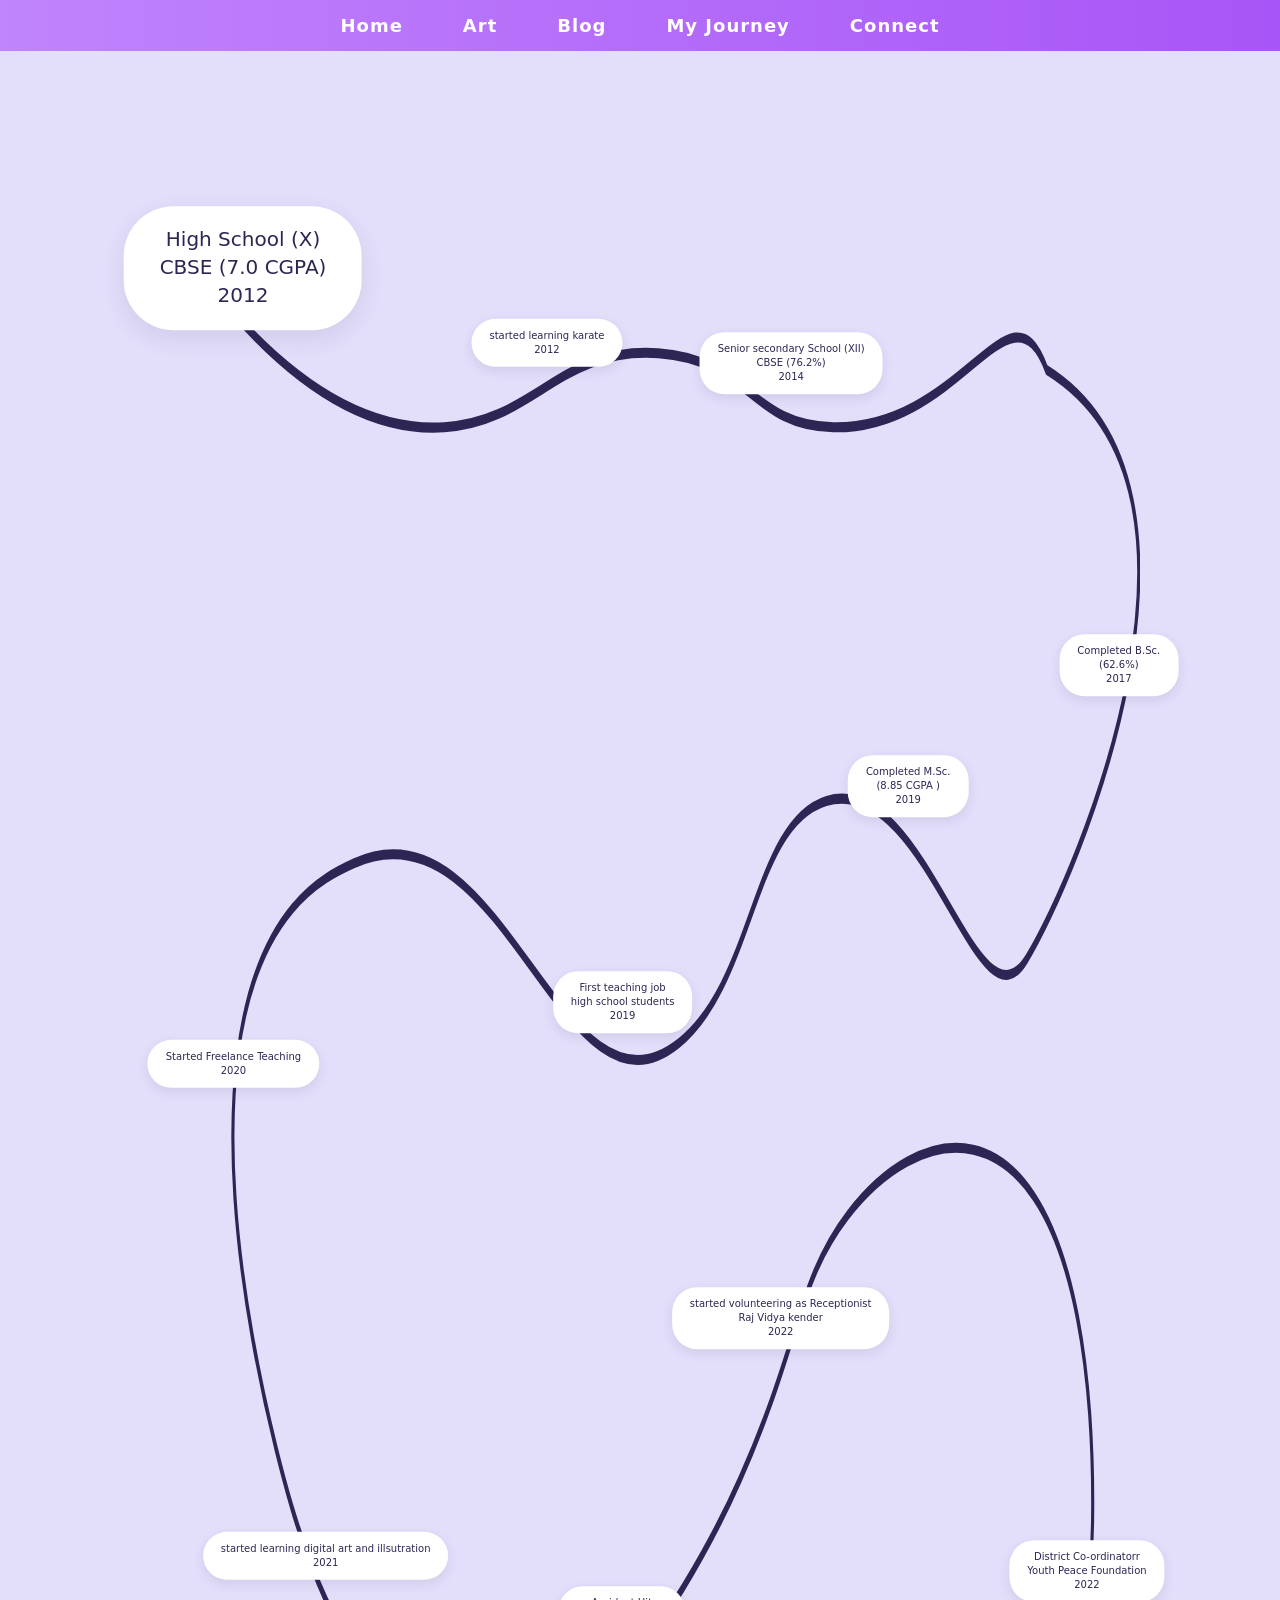
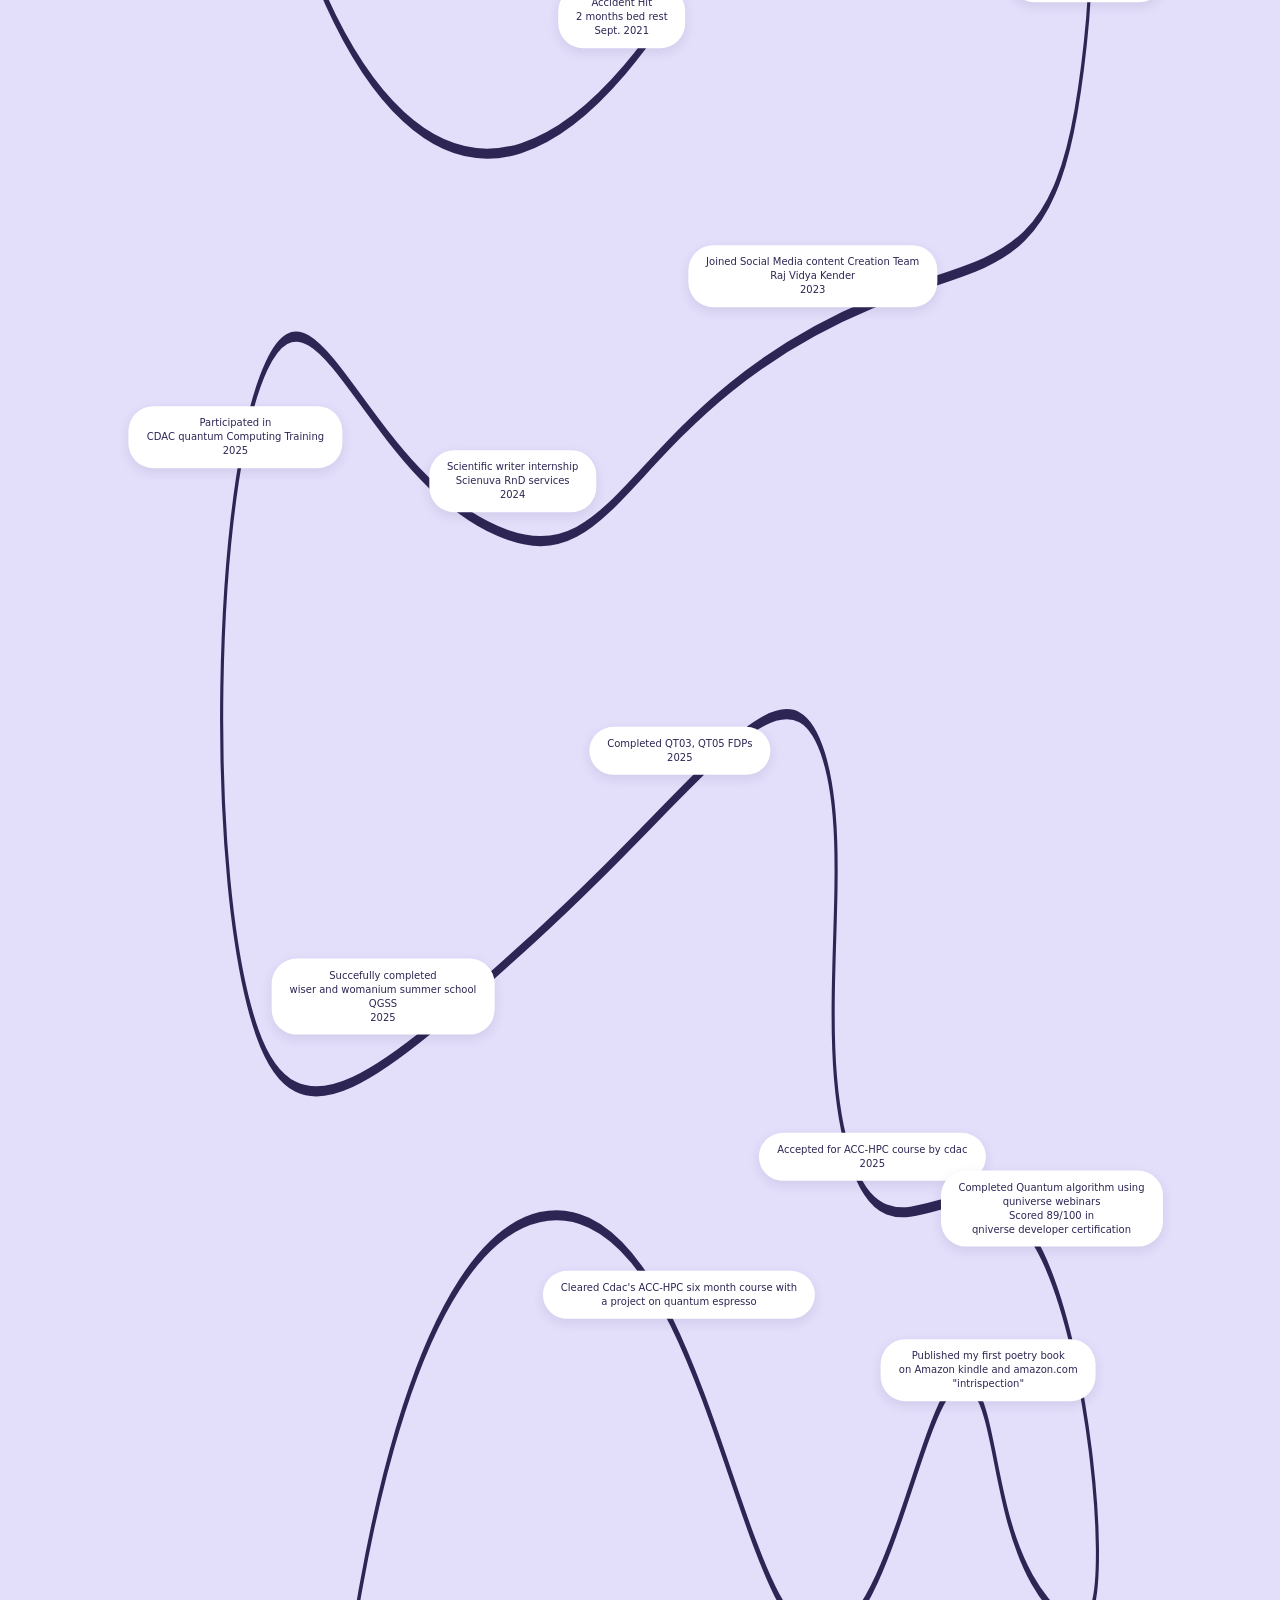
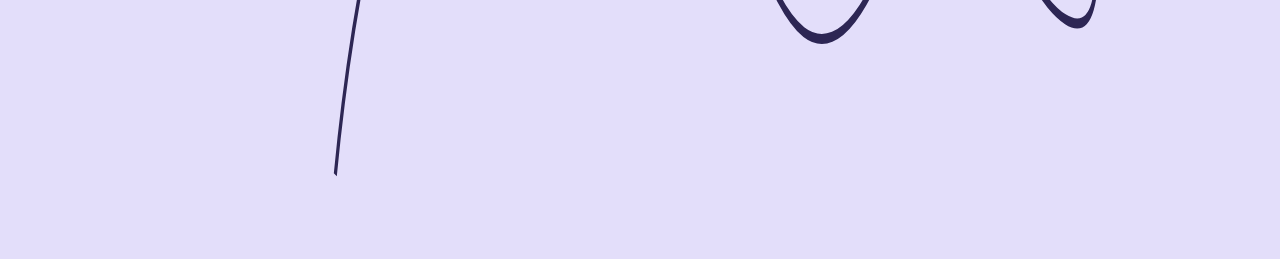
<file: 1/timeline.html>
<!DOCTYPE html>
<html lang="en">
<head>
    <meta charset="UTF-8">
    <meta name="viewport" content="width=device-width, initial-scale=1.0">
    <title>My Journey Timeline</title>
    <link rel="stylesheet" href="timeline.css">
    <link rel="stylesheet" href="../nav.css">
</head>
<body>
<nav class="navbar">
    <div class="nav-item"><a href="../index.html">Home</a></div>
    <div class="nav-item"><a href="../art/4.html">Art</a></div>
    <div class="nav-item"><a href="../Blogs/b.html">Blog</a></div>
    <div class="nav-item"><a href="timeline.html">My Journey</a></div>
    <div class="nav-item"><a href="../contact/c.html">Connect</a></div>
</nav>
 <main class="page-content">
    <div class="timeline-container">
        
        <!-- The Wavy Path Background -->
        <svg class="timeline-svg" viewBox="0 0 1920 1977" preserveAspectRatio="none">
            <!-- Continuous Quadratic Bezier Line -->
            <path d="M197.5,114.5
                C361.9,169.2,494.7,177.8,584,176
	            c175.7-3.6,221.3-48.1,411-44
                c176.2,3.8,175.4,43.1,336,44
                c249.5,1.4,339.9-92.9,410-34
                c370,71.5,59.2,300.2-39,350
	            c-96.8,49.1-192.1-112.2-384-94
                c-143.1,13.6-137.5,107.8-284,144
                c-227.4,56.2-333.3-147.9-623-107
                c-55.9,7.9-186.2,26.3-223,113
	            c-46.1,108.8,86.4,251.5,103,269
                c17.8,18.7,87.3,88.5,215,125
                c308.1,88.1,609.8-115.8,646-141
                c115.2-80.2,109.5-117.6,207-157
	            c134.9-54.5,360.1-69.4,441,61
                c43.9,70.7,34.5,166.8-3,234
                c-54.1,96.9-178.2,86.5-391,114
                c-477.5,61.7-477.5,167.6-720,135
	            c-252.1-33.9-347.6-161.3-443-98
                c-104.5,69.4-118.3,307.5-18,396
                c78.6,69.3,231.5,28.2,534-57
                c329.7-92.8,486.2-175.2,554-107
	            c59.1,59.5-20.1,162.5,46,234
                c84.4,91.2,257-29.2,388,73
                c74.9,58.4,109.3,168.6,82,198
                c-20.5,22.1-80.4,3.5-116-16
	            c-72.5-39.7-68.7-96.4-113-114
                c-79.5-31.6-141.3,131.4-271,148
                c-160.7,20.5-219.9-210-467-246
                c-31.4-4.6-137.5-16.5-249,37
	            c-168.1,80.6-225.6,250.8-238,291"
            fill="none" stroke="#2D2654" stroke-width="6"/>


        <svg class="timeline-svg" viewBox="0 0 1920 1977" preserveAspectRatio="none">
            <!-- Continuous Quadratic Bezier Line -->
            <path id="progressPath" d="M197.5,114.5
                C361.9,169.2,494.7,177.8,584,176
	            c175.7-3.6,221.3-48.1,411-44
                c176.2,3.8,175.4,43.1,336,44
                c249.5,1.4,339.9-92.9,410-34
                c370,71.5,59.2,300.2-39,350
	            c-96.8,49.1-192.1-112.2-384-94
                c-143.1,13.6-137.5,107.8-284,144
                c-227.4,56.2-333.3-147.9-623-107
                c-55.9,7.9-186.2,26.3-223,113
	            c-46.1,108.8,86.4,251.5,103,269
                c17.8,18.7,87.3,88.5,215,125
                c308.1,88.1,609.8-115.8,646-141
                c115.2-80.2,109.5-117.6,207-157
	            c134.9-54.5,360.1-69.4,441,61
                c43.9,70.7,34.5,166.8-3,234
                c-54.1,96.9-178.2,86.5-391,114
                c-477.5,61.7-477.5,167.6-720,135
	            c-252.1-33.9-347.6-161.3-443-98
                c-104.5,69.4-118.3,307.5-18,396
                c78.6,69.3,231.5,28.2,534-57
                c329.7-92.8,486.2-175.2,554-107
	            c59.1,59.5-20.1,162.5,46,234
                c84.4,91.2,257-29.2,388,73
                c74.9,58.4,109.3,168.6,82,198
                c-20.5,22.1-80.4,3.5-116-16
	            c-72.5-39.7-68.7-96.4-113-114
                c-79.5-31.6-141.3,131.4-271,148
                c-160.7,20.5-219.9-210-467-246
                c-31.4-4.6-137.5-16.5-249,37
	            c-168.1,80.6-225.6,250.8-238,291"
            fill="none" stroke="#dcd6ff" stroke-width="6"/>
            
        </svg>

        <!-- The Text Milestones (Positioned perfectly over the dots) -->
        <div class="milestone" data-progress="0.00">High School (X) <br> CBSE (7.0 CGPA) <br> 2012 </div>
        <div class="milestone" data-progress="0.05">started learning karate <br> 2012 </div>
        <div class="milestone" data-progress="0.09">Senior secondary School (XII) <br> CBSE (76.2%) <br> 2014</div>
        <div class="milestone" data-progress="0.16">Completed B.Sc. <br> (62.6%) <br> 2017</div>
        <div class="milestone" data-progress="0.20">Completed M.Sc. <br> (8.85 CGPA ) <br> 2019</div>
        <div class="milestone" data-progress="0.25">First teaching job <br> high school students <br> 2019 </div>
        <div class="milestone" data-progress="0.32">Started Freelance Teaching <br> 2020</div>
        <div class="milestone" data-progress="0.35">started learning digital art and illsutration <br> 2021 </div>
        <div class="milestone" data-progress="0.40">Accident Hit <br> 2 months bed rest <br> Sept. 2021 </div>
        <div class="milestone" data-progress="0.43">started volunteering as Receptionist <br> Raj Vidya kender <br> 2022 </div>
        <div class="milestone" data-progress="0.50">District Co-ordinatorr <br> Youth Peace Foundation <br> 2022</div>
        <div class="milestone" data-progress="0.55">Joined Social Media content Creation Team <br> Raj Vidya Kender <br> 2023</div>
        <div class="milestone" data-progress="0.60">Scientific writer internship <br> Scienuva RnD services <br> 2024</div>
        <div class="milestone" data-progress="0.65">Participated in <br>CDAC quantum Computing Training <br> 2025</div>
        <div class="milestone" data-progress="0.70">Succefully completed <br> wiser and womanium summer school <br> QGSS <br> 2025</div>
        <div class="milestone" data-progress="0.75">Completed QT03, QT05 FDPs <br> 2025 </div>
        <div class="milestone" data-progress="0.80">Accepted for ACC-HPC course by cdac  <br> 2025</div>
        <div class="milestone" data-progress="0.83">Completed Quantum algorithm using <br>quniverse webinars  
                                                    <br> Scored 89/100 in <br>qniverse developer certification </div>
        <div class="milestone" data-progress="0.87">Published my first poetry book <br>on Amazon kindle and amazon.com
                                                   <br> "intrispection"</div>
        <div class="milestone" data-progress="0.93">Cleared Cdac's ACC-HPC six month course with <br>a project on quantum espresso </div>
        <!--<div class="milestone" data-progress="0.97">milestone21</div>-->

    </div>
   <script>
window.addEventListener("load", () => {
    const path = document.getElementById("progressPath");
    const container = document.querySelector(".timeline-container");
    const svg = path.closest("svg");
    const milestones = document.querySelectorAll(".milestone");

    if (!path || !container) return;

    const length = path.getTotalLength();
    path.style.strokeDasharray = length;
    path.style.strokeDashoffset = length;

    // SVG viewBox dimensions (from your HTML)
    const VB_WIDTH = 1920;
    const VB_HEIGHT = 1977;

    // ✅ Position each milestone exactly on its point of the path
    function positionMilestones() {
        const cw = container.clientWidth;
        const ch = container.clientHeight;

        const scaleX = cw / VB_WIDTH;
        const scaleY = ch / VB_HEIGHT;

        milestones.forEach(m => {
            const progress = parseFloat(m.dataset.progress);
            if (isNaN(progress)) return;

            const point = path.getPointAtLength(length * progress);

            m.style.left = (point.x * scaleX) + "px";
            m.style.top  = (point.y * scaleY) + "px";
        });
    }

    // ✅ Draw path & activate milestones based on scroll
    function updateTimeline() {
        const rect = container.getBoundingClientRect();
        const vh = window.innerHeight;

        // 0% when container top hits top of viewport
        // 100% when container bottom hits bottom of viewport
        const scrolled = -rect.top;
        const maxScroll = container.offsetHeight - vh;

        let scrollPercent = scrolled / maxScroll;
        scrollPercent = Math.max(0, Math.min(1, scrollPercent));

        // Draw the line up to current scroll
        path.style.strokeDashoffset = length * (1 - scrollPercent);

        // Activate milestone whose progress is near current scroll
        milestones.forEach(m => {
            const mProgress = parseFloat(m.dataset.progress);
            const diff = Math.abs(scrollPercent - mProgress);
            m.classList.toggle("active", diff < 0.025);
        });
    }

    // Run on load
    positionMilestones();
    updateTimeline();

    // Re-run when needed
    window.addEventListener("resize", () => {
        positionMilestones();
        updateTimeline();
    });
    window.addEventListener("scroll", updateTimeline);
});
</script>
</main>
</body>
</html>
</file>
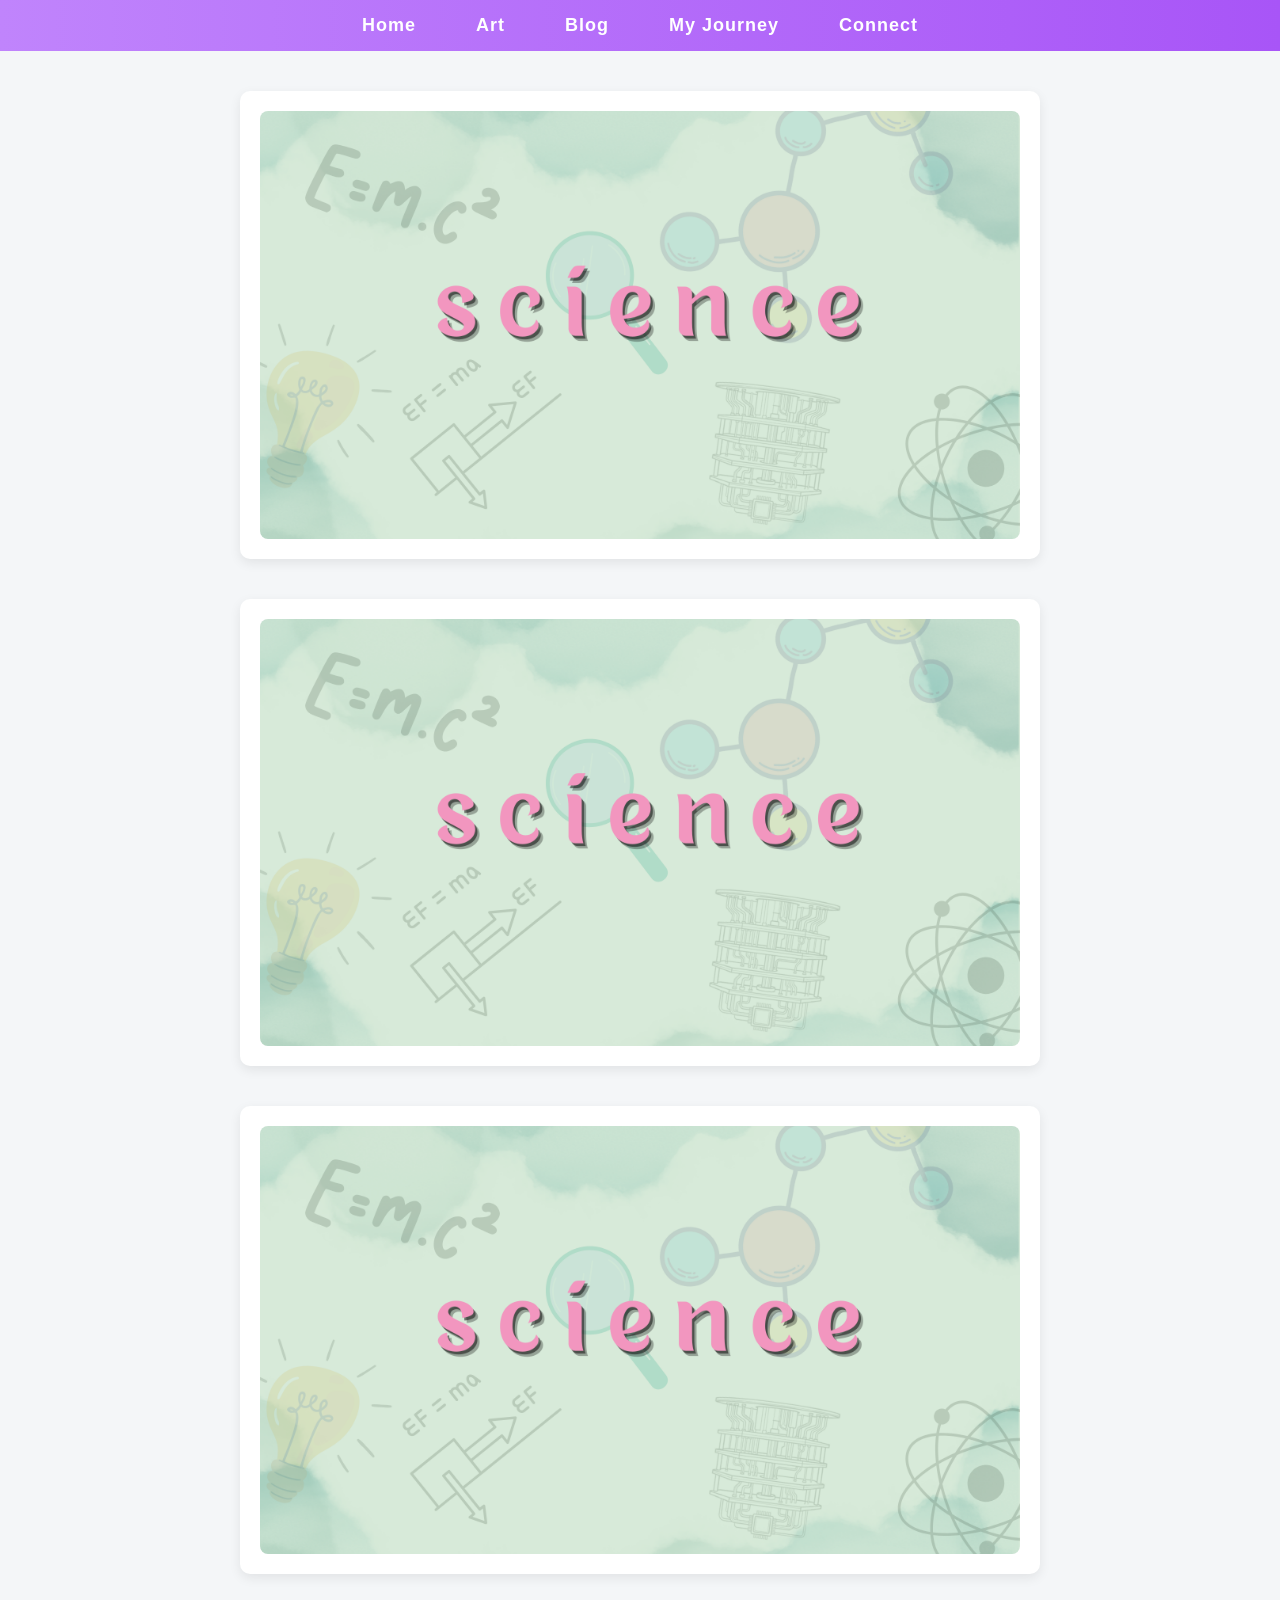
<file: Blogs/b.html>
<!DOCTYPE html>
<html lang="en">
<head>
    <meta charset="UTF-8">
    <meta name="viewport" content="width=device-width, initial-scale=1.0">
    <title>Blogs</title>
    <link rel="stylesheet" href="b.css">
    <link rel="stylesheet" href="../nav.css">
</head>
<body>
<nav class="navbar">
    <div class="nav-item"><a href="../index.html">Home</a></div>
    <div class="nav-item"><a href="../art/4.html">Art</a></div>
    <div class="nav-item"><a href="b.html">Blog</a></div>
    <div class="nav-item"><a href="../1/timeline.html">My Journey</a></div>
    <div class="nav-item"><a href="../contact/c.html">Connect</a></div>
</nav>

    <div class="Type">
        <a href="science/s.html" target="_blank" rel="noopener noreferrer">
        <img src="image\Scince blogs.png" alt="Description of the photo">
        </a>
        
    </div>


    <div class="Type">
        <a href="" target="_blank" rel="noopener noreferrer">
        <img src="image\Scince blogs.png" alt="Description of the photo">
        </a>
    
    </div>


    <div class="Type">
        <a href="" target="_blank" rel="noopener noreferrer">
        <img src="image\Scince blogs.png" alt="Description of the photo">
        </a>
   
    </div>
    
</html>
</file>
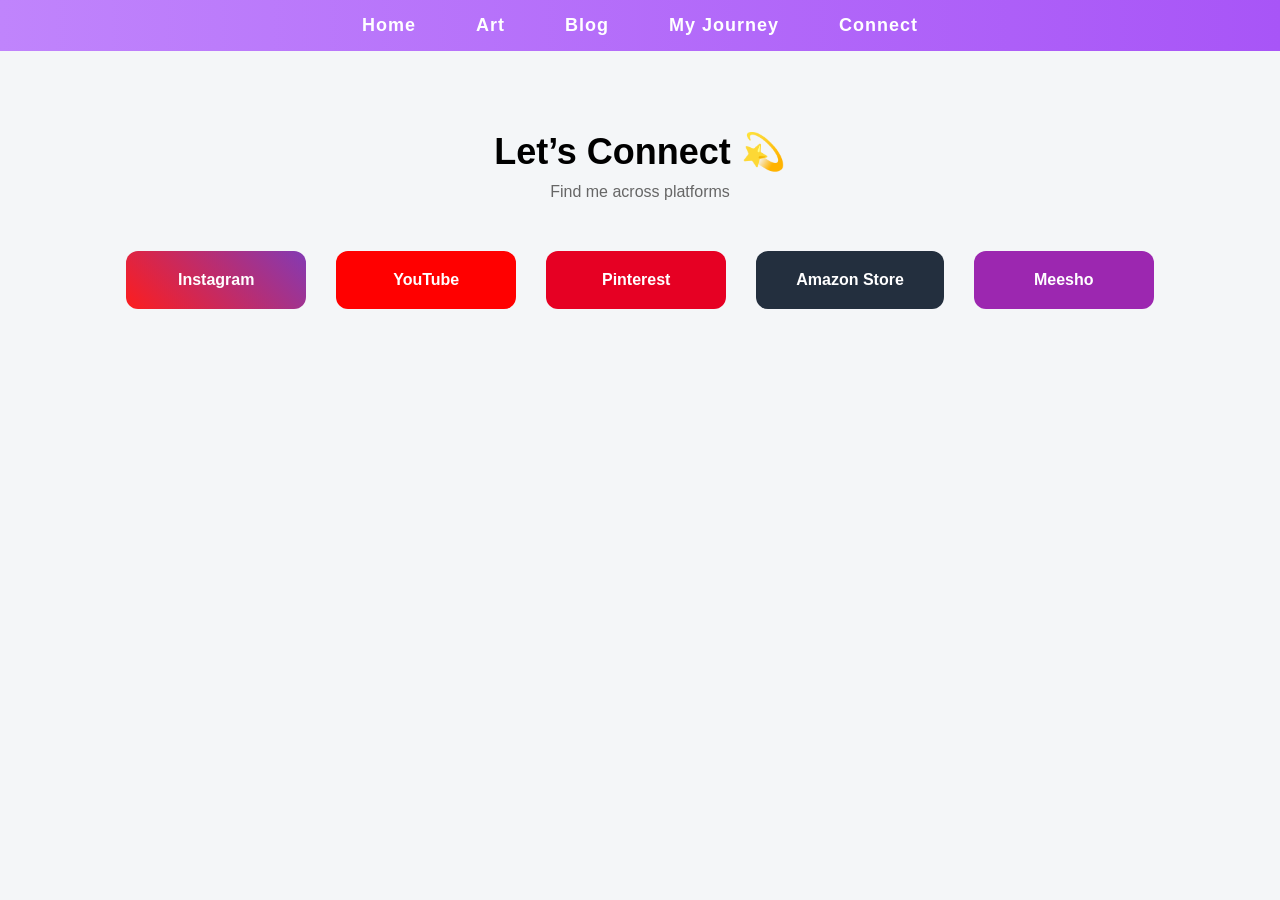
<file: contact/c.html>
<!DOCTYPE html>
<html lang="en">
<head>
    <meta charset="UTF-8">
    <title>Connect With Me</title>
    <meta name="viewport" content="width=device-width, initial-scale=1.0">

    <!-- Page CSS -->
    <link rel="stylesheet" href="c.css">

    <!-- Navbar CSS -->
    <link rel="stylesheet" href="../nav.css">
</head>
<body>

    <!-- ✅ Navbar -->
    <nav class="navbar">
        <div class="nav-item"><a href="../index.html">Home</a></div>
        <div class="nav-item"><a href="../art/4.html">Art</a></div>
        <div class="nav-item"><a href="../Blogs/b.html">Blog</a></div>
        <div class="nav-item"><a href="../1/timeline.html">My Journey</a></div>
        <div class="nav-item"><a href="c.html">Connect</a></div>
    </nav>

    <!-- ✅ Connect Section -->
    <section class="connect-section">
        <h1>Let’s Connect 💫</h1>
        <p>Find me across platforms</p>

        <div class="social-container">

            <a href="https://instagram.com/snehafzd" target="_blank" class="social-card instagram">
                Instagram
            </a>

            <a href="https://www.youtube.com/@worldofdreamerr" target="_blank" class="social-card youtube">
                YouTube
            </a>

            <a href="https://pinterest.com/YOUR_LINK" target="_blank" class="social-card pinterest">
                Pinterest
            </a>

            <a href="https://amazon.in/YOUR_LINK" target="_blank" class="social-card amazon">
                Amazon Store
            </a>

            <a href="https://meesho.com/YOUR_LINK" target="_blank" class="social-card meesho">
                Meesho
            </a>

        </div>
    </section>

</body>
</html>
</file>
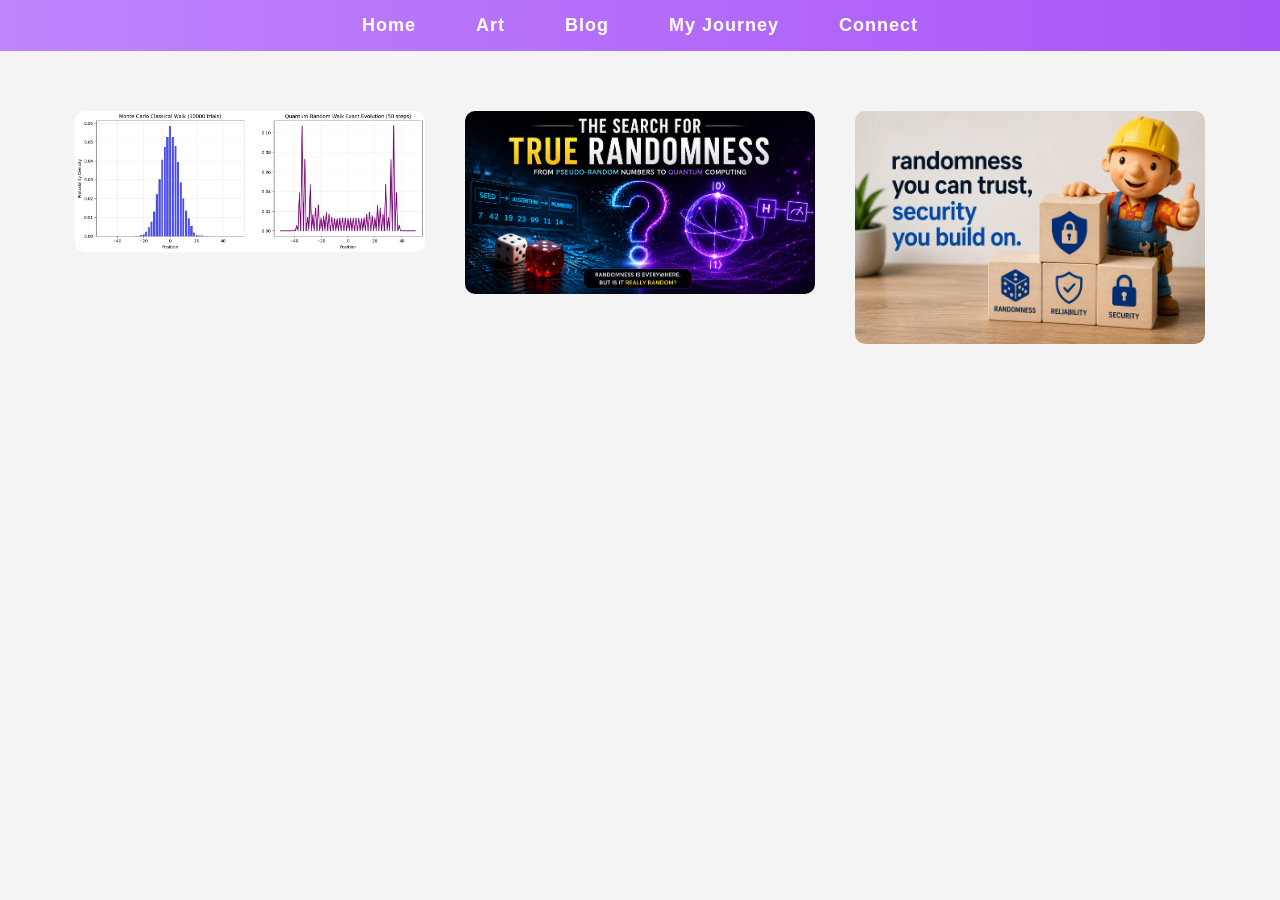
<file: Blogs/science/s.html>
<!DOCTYPE html>
<html lang="en">
<head>
    <meta charset="UTF-8">
    <meta name="viewport" content="width=device-width, initial-scale=1.0">
    <title>Science Blogs</title>
    <link rel="stylesheet" href="s.css">
    <link rel="stylesheet" href="../../nav.css">
</head>
<body>
<nav class="navbar">
    <div class="nav-item"><a href="../../index.html">Home</a></div>
    <div class="nav-item"><a href="../../art/4.html">Art</a></div>
    <div class="nav-item"><a href="../../Blogs/b.html">Blog</a></div>
    <div class="nav-item"><a href="../../1/timeline.html">My Journey</a></div>
    <div class="nav-item"><a href="../../c.html">Connect</a></div>
</nav>
    <div class="blog-container">
    <div class="card">
        <a href="https://medium.com/@snehafzd/quantum-walks-and-monte-carlo-simulations-cc29ada48215"
         target="_blank" rel="noopener noreferrer">
        <img src="banners/d8a1210d-b323-4283-aa65-f41b001715a2.jpg" alt="Quantum walks and monte carlo simulation">
        <div class="overlay">Quantum Walks & Monte Carlo</div>    
    </a>
    </div>

    <div class="card">
        <a href="https://medium.com/@snehafzd/the-search-for-true-randomness-from-pseudo-random-numbers-to-quantum-computing-87b31efec023"
         target="_blank" rel="noopener noreferrer">
        <img src="banners/ChatGPT Image Jun 15, 2026, 07_32_36 PM.png" alt="True randomness">
        <div class="overlay">Search for True randomness</div>  
        </a>
    </div>

    <div class="card">
        <a href="https://medium.com/@snehafzd/randomness-you-can-trust-security-you-build-on-c0c26a375737"
         target="_blank" rel="noopener noreferrer">
        <img src="banners/ChatGPT Image Jul 1, 2026, 08_17_28 AM.png" alt="True randomness">
        <div class="overlay">randomness you can trust</div>  
        </a>
    </div>
    </div>
</body>
</html>
</file>
<file: 1/timeline.css>
/* Base Styling */
 body {
            background-color: #E3DEFA; /* Light lavender background matching your image */
            margin: 0;
            padding: 40px 20px;
            font-family: 'Segoe UI', system-ui, -apple-system, sans-serif;
            color: #2D2654;
        }

 h1 {
            text-align: center;
            font-size: 3rem;
            color: #2D2654;
            margin-bottom: 2rem;
            font-weight: 700;
            letter-spacing: 1px;
        }

        /* Container scales perfectly on all screen sizes */
        .timeline-container {
            max-width: 1000px;
            margin: 0 auto;
            position: relative;
            /* Aspect ratio trick to make absolute positioning responsive */
            padding-bottom: 260%; 
        }

        /* Wavy Line SVG */
        .timeline-svg {
            position: absolute;
            top: 0;
            left: 0;
            width: 100%;
            height: 100%;
        }

        /* The White Text Bubbles */
        .milestone {
            position: absolute;
            background: #ffffff;
            padding: 10px 18px;
            border-radius: 25px; /* Pill shape */
            font-size: 10px;
            line-height: 1.4;
            text-align: center;
            font-weight: 500;
            box-shadow: 0 4px 12px rgba(45, 38, 84, 0.1);
            /* This centers the box perfectly above the dot */
            transform: translate(-50%, -140%);
            white-space: nowrap;
            transition: transform 0.3s ease, opacity 0.3 ease, 0.3s ease;
            cursor: default;
            z-index: 2;
        }
        #progressPath {
            stroke-dasharray: 5000;
            stroke-dashoffset: 5000;
            filter: drop-shadow(0 0 6px white);
            transition: stroke-dashoffset 0.1s linear;
        }
        .milestone.active {
            opacity: 1;
            transform: translate(-50%, -140%) scale(2);
        }

        /* Hover effect for the bubbles */
        .milestone:hover {
            transform: translate(-50%, -150%) scale(1.05);
            box-shadow: 0 8px 16px rgba(45, 38, 84, 0.15);
        }

        /* --- MOBILE RESPONSIVENESS --- */
        @media (max-width: 768px) {
            .timeline-container {
                padding-bottom: 0;
                display: flex;
                flex-direction: column;
                gap: 25px;
                padding-left: 30px;
            }
            /* Hide the wavy line on mobile */
            .timeline-svg {
                display: none; 
            }
            /* Create a straight vertical line instead */
            .timeline-container::before {
                content: '';
                position: absolute;
                left: 10px;
                top: 0;
                bottom: 0;
                width: 3px;
                background: #2D2654;
            }
            /* Reset positioning for mobile */
            .milestone {
                position: relative;
                top: auto !important;
                left: auto !important;
                transform: none !important;
                width: fit-content;
                white-space: normal;
                text-align: left;
            }
            .milestone:hover {
                transform: translateY(-3px) !important;
            }
            /* Add dots next to the straight line */
            .milestone::before {
                content: '';
                position: absolute;
                left: -25px;
                top: 50%;
                transform: translateY(-50%);
                width: 12px;
                height: 12px;
                background: #2D2654;
                border-radius: 50%;
            }
        }
.page-content {
    margin-top: 80px;   /* same height as navbar */
}
</file>
<file: nav.css>
/* Navbar container */
body {
    margin: 0;
    padding: 0;
}
.navbar {
    margin: 0;
    padding: 0;
    box-sizing: border-box;
    display: flex;
    justify-content: center;
    align-items: center;
    gap: 60px;
    background: linear-gradient(90deg, #c084fc, #a855f7);
    padding: 15px 0;
    position: sticky;
    top: 0;
    z-index: 1000;
}

/* Each item */
.nav-item a {
    text-decoration: none;
    color: white;
    font-size: 18px;
    font-weight: 600;
    letter-spacing: 1px;
    transition: 0.3s ease;
}

/* Hover effect */
.nav-item a:hover {
    color: #2d033b;
}
</file>
<file: Blogs/b.css>
/* Reset */
* {
    margin: 0;
    padding: 0;
    box-sizing: border-box;
}

/* Page background */
body {
    font-family: Arial, Helvetica, sans-serif;
    background-color: #f4f6f8;
    margin: 0;
}

/* Blog container style */
.Type {
    max-width: 800px;      /* Limits width like a blog */
    margin: 0 auto 40px;   /* Centers content + spacing between posts */
    background: #ffffff;
    padding: 20px;
    border-radius: 10px;
    box-shadow: 0 4px 12px rgba(0, 0, 0, 0.08);
    transition: transform 0.2s ease, box-shadow 0.2s ease;
    margin-top: 40px;
}

/* Subtle hover effect */
.Type:hover {
    transform: translateY(-5px);
    box-shadow: 0 8px 20px rgba(0, 0, 0, 0.12);
}

/* Image styling */
img {
    width: 100%;
    height: auto;
    border-radius: 8px;
    display: block;
}
</file>
<file: contact/c.css>
/* Reset */
* {
    margin: 0;
    padding: 0;
    box-sizing: border-box;
}

body {
    font-family: Arial, Helvetica, sans-serif;
    background: #f4f6f8;
}

/* Section Styling */
.connect-section {
    text-align: center;
    padding: 80px 20px;
}

.connect-section h1 {
    font-size: 36px;
    margin-bottom: 10px;
}

.connect-section p {
    color: #666;
    margin-bottom: 50px;
}

/* Social Grid */
.social-container {
    display: flex;
    justify-content: center;
    gap: 30px;
    flex-wrap: wrap;
}

/* Card */
.social-card {
    text-decoration: none;
    color: white;
    font-weight: 600;
    padding: 20px 40px;
    border-radius: 12px;
    min-width: 180px;
    transition: transform 0.3s ease, box-shadow 0.3s ease;
}

/* Hover */
.social-card:hover {
    transform: translateY(-8px);
    box-shadow: 0 10px 25px rgba(0, 0, 0, 0.15);
}

/* Platform Colors */
.instagram {
    background: linear-gradient(45deg, #fd1d1d, #833ab4);
}

.youtube {
    background: #ff0000;
}

.pinterest {
    background: #e60023;
}

.amazon {
    background: #232f3e;
}

.meesho {
    background: #9c27b0;
}
</file>
<file: Blogs/science/s.css>
/* Reset */
* {
    margin: 0;
    padding: 0;
    box-sizing: border-box;
}

body {
    background: #f4f4f4;
    font-family: Arial, sans-serif;
    margin: 0;
}

/* 3-column layout */
.blog-container {
    display: flex;
    justify-content: center;
    gap: 40px;
    flex-wrap: wrap;
    padding: 20px;
    margin-top: 40px;   /* ✅ adds gap below navbar */
}

/* Card matches image size */
.card {
    position: relative;
    width: 350px;  /* controlled width */
}

/* Image */
.card img {
    width: 100%;
    height: auto;
    display: block;
    border-radius: 10px;
}

/* Overlay */
.overlay {
    position: absolute;
    inset: 0;
    background: rgba(0, 0, 0, 0.6);
    color: white;
    display: flex;
    align-items: center;
    justify-content: center;
    text-align: center;
    padding: 20px;
    border-radius: 10px;
    opacity: 0;
    transition: opacity 0.3s ease;
    font-size: 18px;
    font-weight: 600;
}

/* Hover effect */
.card:hover .overlay {
    opacity: 1;
}
</file>
